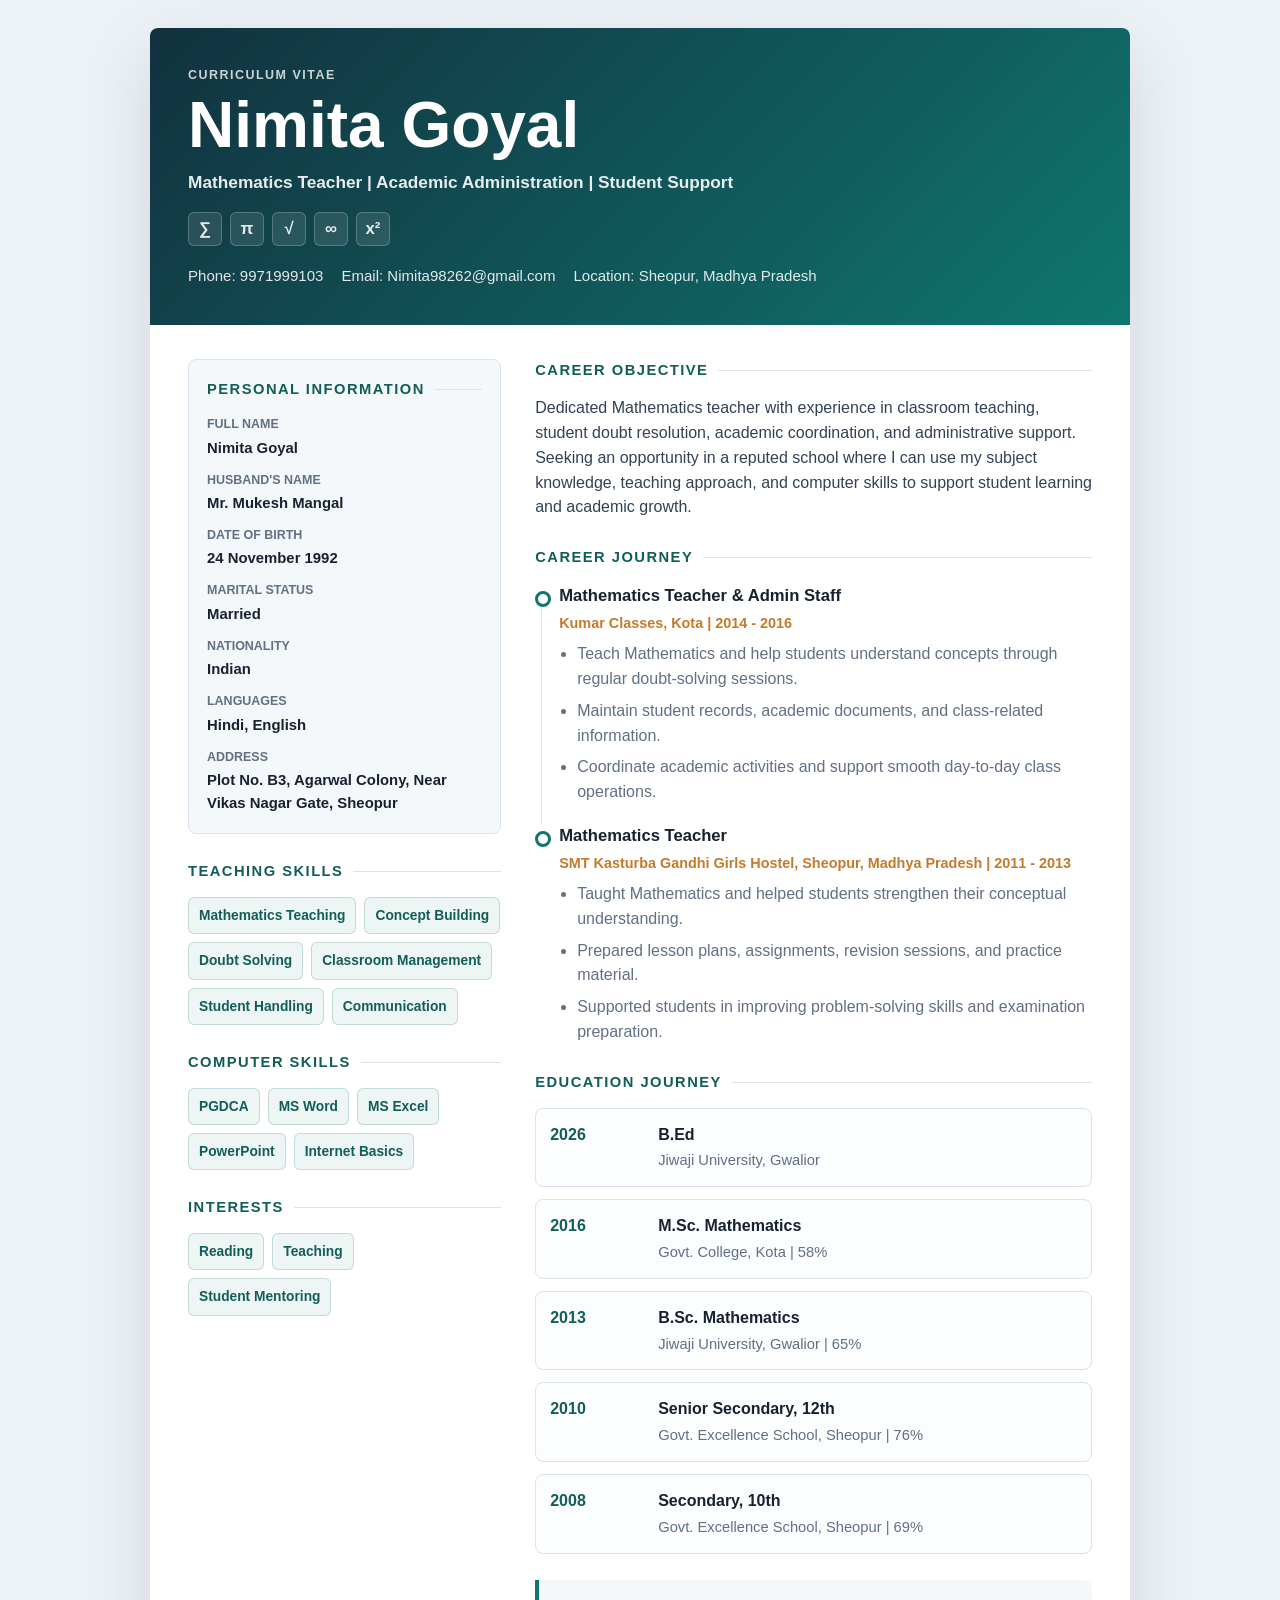
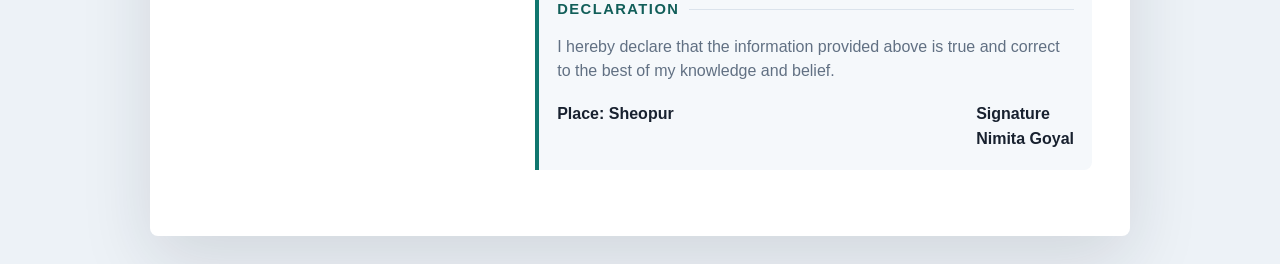
<file: Nimita_CV.html>
<!DOCTYPE html>
<html lang="en">
<head>
  <meta charset="UTF-8">
  <meta name="viewport" content="width=device-width, initial-scale=1.0">
  <title>Nimita Goyal - Modern CV</title>
  <style>
    :root {
      --ink: #18212f;
      --muted: #617083;
      --line: #dbe3ec;
      --soft: #f5f8fb;
      --teal: #0f766e;
      --teal-dark: #115e59;
      --accent: #c47a2c;
      --white: #ffffff;
    }

    * {
      box-sizing: border-box;
      margin: 0;
      padding: 0;
    }

    body {
      min-height: 100vh;
      padding: 28px;
      background: #edf2f7;
      color: var(--ink);
      font-family: Arial, Helvetica, sans-serif;
      line-height: 1.55;
    }

    .cv-page {
      max-width: 980px;
      margin: 0 auto;
      overflow: hidden;
      border-radius: 8px;
      background: var(--white);
      box-shadow: 0 24px 70px rgba(24, 33, 47, 0.13);
    }

    .hero {
      padding: 38px;
      background: linear-gradient(135deg, #12313f 0%, #0f766e 100%);
      color: var(--white);
    }

    .eyebrow {
      margin-bottom: 8px;
      color: rgba(255, 255, 255, 0.78);
      font-size: 0.78rem;
      font-weight: 800;
      letter-spacing: 0.12em;
      text-transform: uppercase;
    }

    h1 {
      font-size: clamp(2.2rem, 5vw, 4rem);
      line-height: 1;
      letter-spacing: 0;
    }

    .role {
      margin-top: 12px;
      color: rgba(255, 255, 255, 0.9);
      font-size: 1.08rem;
      font-weight: 700;
    }

    .math-symbols {
      display: flex;
      flex-wrap: wrap;
      gap: 8px;
      margin-top: 16px;
      color: rgba(255, 255, 255, 0.88);
      font-size: 1.05rem;
      font-weight: 800;
    }

    .math-symbols span {
      display: inline-grid;
      min-width: 34px;
      min-height: 34px;
      place-items: center;
      border: 1px solid rgba(255, 255, 255, 0.22);
      border-radius: 6px;
      background: rgba(255, 255, 255, 0.1);
    }

    .contact-list {
      display: flex;
      flex-wrap: wrap;
      gap: 10px 18px;
      margin-top: 18px;
      color: rgba(255, 255, 255, 0.88);
      font-size: 0.94rem;
    }

    .content {
      display: grid;
      grid-template-columns: minmax(250px, 0.72fr) minmax(0, 1.28fr);
      gap: 34px;
      padding: 34px 38px 40px;
    }

    section {
      margin-bottom: 26px;
    }

    h2 {
      display: flex;
      align-items: center;
      gap: 10px;
      margin-bottom: 14px;
      color: var(--teal-dark);
      font-size: 0.92rem;
      letter-spacing: 0.1em;
      text-transform: uppercase;
    }

    h2::after {
      content: "";
      flex: 1;
      height: 1px;
      background: var(--line);
    }

    p {
      color: var(--muted);
    }

    .summary {
      color: #324154;
      font-size: 1rem;
    }

    .side-card {
      padding: 18px;
      border: 1px solid var(--line);
      border-radius: 8px;
      background: var(--soft);
    }

    .detail-grid {
      display: grid;
      gap: 11px;
      font-size: 0.93rem;
    }

    .detail-grid span {
      display: block;
      color: var(--muted);
      font-size: 0.78rem;
      font-weight: 800;
      text-transform: uppercase;
    }

    .detail-grid strong {
      display: block;
      margin-top: 2px;
      color: var(--ink);
      font-weight: 700;
    }

    .chip-list {
      display: flex;
      flex-wrap: wrap;
      gap: 8px;
      list-style: none;
    }

    .chip-list li {
      padding: 7px 10px;
      border: 1px solid rgba(15, 118, 110, 0.2);
      border-radius: 6px;
      background: rgba(15, 118, 110, 0.07);
      color: var(--teal-dark);
      font-size: 0.86rem;
      font-weight: 700;
    }

    .timeline {
      display: grid;
      gap: 18px;
    }

    .timeline-item {
      position: relative;
      padding-left: 24px;
    }

    .timeline-item::before {
      content: "";
      position: absolute;
      top: 8px;
      left: 0;
      width: 10px;
      height: 10px;
      border: 3px solid var(--teal);
      border-radius: 50%;
      background: var(--white);
    }

    .timeline-item::after {
      content: "";
      position: absolute;
      top: 24px;
      bottom: -18px;
      left: 6px;
      width: 1px;
      background: var(--line);
    }

    .timeline-item:last-child::after {
      display: none;
    }

    .timeline-item h3 {
      color: var(--ink);
      font-size: 1.04rem;
    }

    .meta {
      margin: 3px 0 8px;
      color: var(--accent);
      font-size: 0.9rem;
      font-weight: 800;
    }

    ul.clean-list {
      display: grid;
      gap: 7px;
      padding-left: 18px;
      color: var(--muted);
    }

    .education-grid {
      display: grid;
      gap: 12px;
    }

    .education-item {
      display: grid;
      grid-template-columns: 96px 1fr;
      gap: 12px;
      padding: 14px;
      border: 1px solid var(--line);
      border-radius: 8px;
      background: #fbfdff;
    }

    .year {
      color: var(--teal-dark);
      font-weight: 900;
    }

    .education-item strong {
      color: var(--ink);
    }

    .education-item p {
      margin-top: 2px;
      font-size: 0.92rem;
    }

    .declaration {
      padding: 18px;
      border-left: 4px solid var(--teal);
      border-radius: 0 8px 8px 0;
      background: var(--soft);
    }

    .signature {
      display: flex;
      justify-content: space-between;
      gap: 16px;
      margin-top: 18px;
      color: var(--ink);
      font-weight: 700;
    }

    @media (max-width: 760px) {
      body {
        padding: 12px;
      }

      .hero,
      .content {
        grid-template-columns: 1fr;
        padding: 26px;
      }

      .education-item {
        grid-template-columns: 1fr;
      }

      .signature {
        display: grid;
      }
    }

    @media print {
      body {
        padding: 0;
        background: var(--white);
      }

      .cv-page {
        box-shadow: none;
        border-radius: 0;
      }
    }
  </style>
</head>
<body>
  <main class="cv-page">
    <header class="hero">
      <div>
        <div class="eyebrow">Curriculum Vitae</div>
        <h1>Nimita Goyal</h1>
        <p class="role">Mathematics Teacher | Academic Administration | Student Support</p>
        <div class="math-symbols" aria-label="Mathematics symbols">
          <span>&sum;</span>
          <span>&pi;</span>
          <span>&radic;</span>
          <span>&infin;</span>
          <span>x&sup2;</span>
        </div>
        <div class="contact-list" aria-label="Contact information">
          <span>Phone: 9971999103</span>
          <span>Email: Nimita98262@gmail.com</span>
          <span>Location: Sheopur, Madhya Pradesh</span>
        </div>
      </div>
    </header>

    <div class="content">
      <aside>
        <section class="side-card">
          <h2>Personal Information</h2>
          <div class="detail-grid">
            <div>
              <span>Full Name</span>
              <strong>Nimita Goyal</strong>
            </div>
            <div>
              <span>Husband's Name</span>
              <strong>Mr. Mukesh Mangal</strong>
            </div>
            <div>
              <span>Date of Birth</span>
              <strong>24 November 1992</strong>
            </div>
            <div>
              <span>Marital Status</span>
              <strong>Married</strong>
            </div>
            <div>
              <span>Nationality</span>
              <strong>Indian</strong>
            </div>
            <div>
              <span>Languages</span>
              <strong>Hindi, English</strong>
            </div>
            <div>
              <span>Address</span>
              <strong>Plot No. B3, Agarwal Colony, Near Vikas Nagar Gate, Sheopur</strong>
            </div>
          </div>
        </section>

        <section>
          <h2>Teaching Skills</h2>
          <ul class="chip-list">
            <li>Mathematics Teaching</li>
            <li>Concept Building</li>
            <li>Doubt Solving</li>
            <li>Classroom Management</li>
            <li>Student Handling</li>
            <li>Communication</li>
          </ul>
        </section>

        <section>
          <h2>Computer Skills</h2>
          <ul class="chip-list">
            <li>PGDCA</li>
            <li>MS Word</li>
            <li>MS Excel</li>
            <li>PowerPoint</li>
            <li>Internet Basics</li>
          </ul>
        </section>

        <section>
          <h2>Interests</h2>
          <ul class="chip-list">
            <li>Reading</li>
            <li>Teaching</li>
            <li>Student Mentoring</li>
          </ul>
        </section>
      </aside>

      <div>
        <section>
          <h2>Career Objective</h2>
          <p class="summary">
            Dedicated Mathematics teacher with experience in classroom teaching, student doubt
            resolution, academic coordination, and administrative support. Seeking an opportunity
            in a reputed school where I can use my subject knowledge, teaching approach, and
            computer skills to support student learning and academic growth.
          </p>
        </section>

        <section>
          <h2>Career Journey</h2>
          <div class="timeline">
            <div class="timeline-item">
              <h3>Mathematics Teacher & Admin Staff</h3>
              <div class="meta">Kumar Classes, Kota | 2014 - 2016</div>
              <ul class="clean-list">
                <li>Teach Mathematics and help students understand concepts through regular doubt-solving sessions.</li>
                <li>Maintain student records, academic documents, and class-related information.</li>
                <li>Coordinate academic activities and support smooth day-to-day class operations.</li>
              </ul>
            </div>

            <div class="timeline-item">
              <h3>Mathematics Teacher</h3>
              <div class="meta">SMT Kasturba Gandhi Girls Hostel, Sheopur, Madhya Pradesh | 2011 - 2013</div>
              <ul class="clean-list">
                <li>Taught Mathematics and helped students strengthen their conceptual understanding.</li>
                <li>Prepared lesson plans, assignments, revision sessions, and practice material.</li>
                <li>Supported students in improving problem-solving skills and examination preparation.</li>
              </ul>
            </div>
          </div>
        </section>

        <section>
          <h2>Education Journey</h2>
          <div class="education-grid">
            <div class="education-item">
              <div class="year">2026</div>
              <div>
                <strong>B.Ed</strong>
                <p>Jiwaji University, Gwalior</p>
              </div>
            </div>
            <div class="education-item">
              <div class="year">2016</div>
              <div>
                <strong>M.Sc. Mathematics</strong>
                <p>Govt. College, Kota | 58%</p>
              </div>
            </div>
            <div class="education-item">
              <div class="year">2013</div>
              <div>
                <strong>B.Sc. Mathematics</strong>
                <p>Jiwaji University, Gwalior | 65%</p>
              </div>
            </div>
            <div class="education-item">
              <div class="year">2010</div>
              <div>
                <strong>Senior Secondary, 12th</strong>
                <p>Govt. Excellence School, Sheopur | 76%</p>
              </div>
            </div>
            <div class="education-item">
              <div class="year">2008</div>
              <div>
                <strong>Secondary, 10th</strong>
                <p>Govt. Excellence School, Sheopur | 69%</p>
              </div>
            </div>
          </div>
        </section>

        <section class="declaration">
          <h2>Declaration</h2>
          <p>
            I hereby declare that the information provided above is true and correct
            to the best of my knowledge and belief.
          </p>
          <div class="signature">
            <span>Place: Sheopur</span>
            <span>Signature<br>Nimita Goyal</span>
          </div>
        </section>
      </div>
    </div>
  </main>
</body>
</html>
</file>
